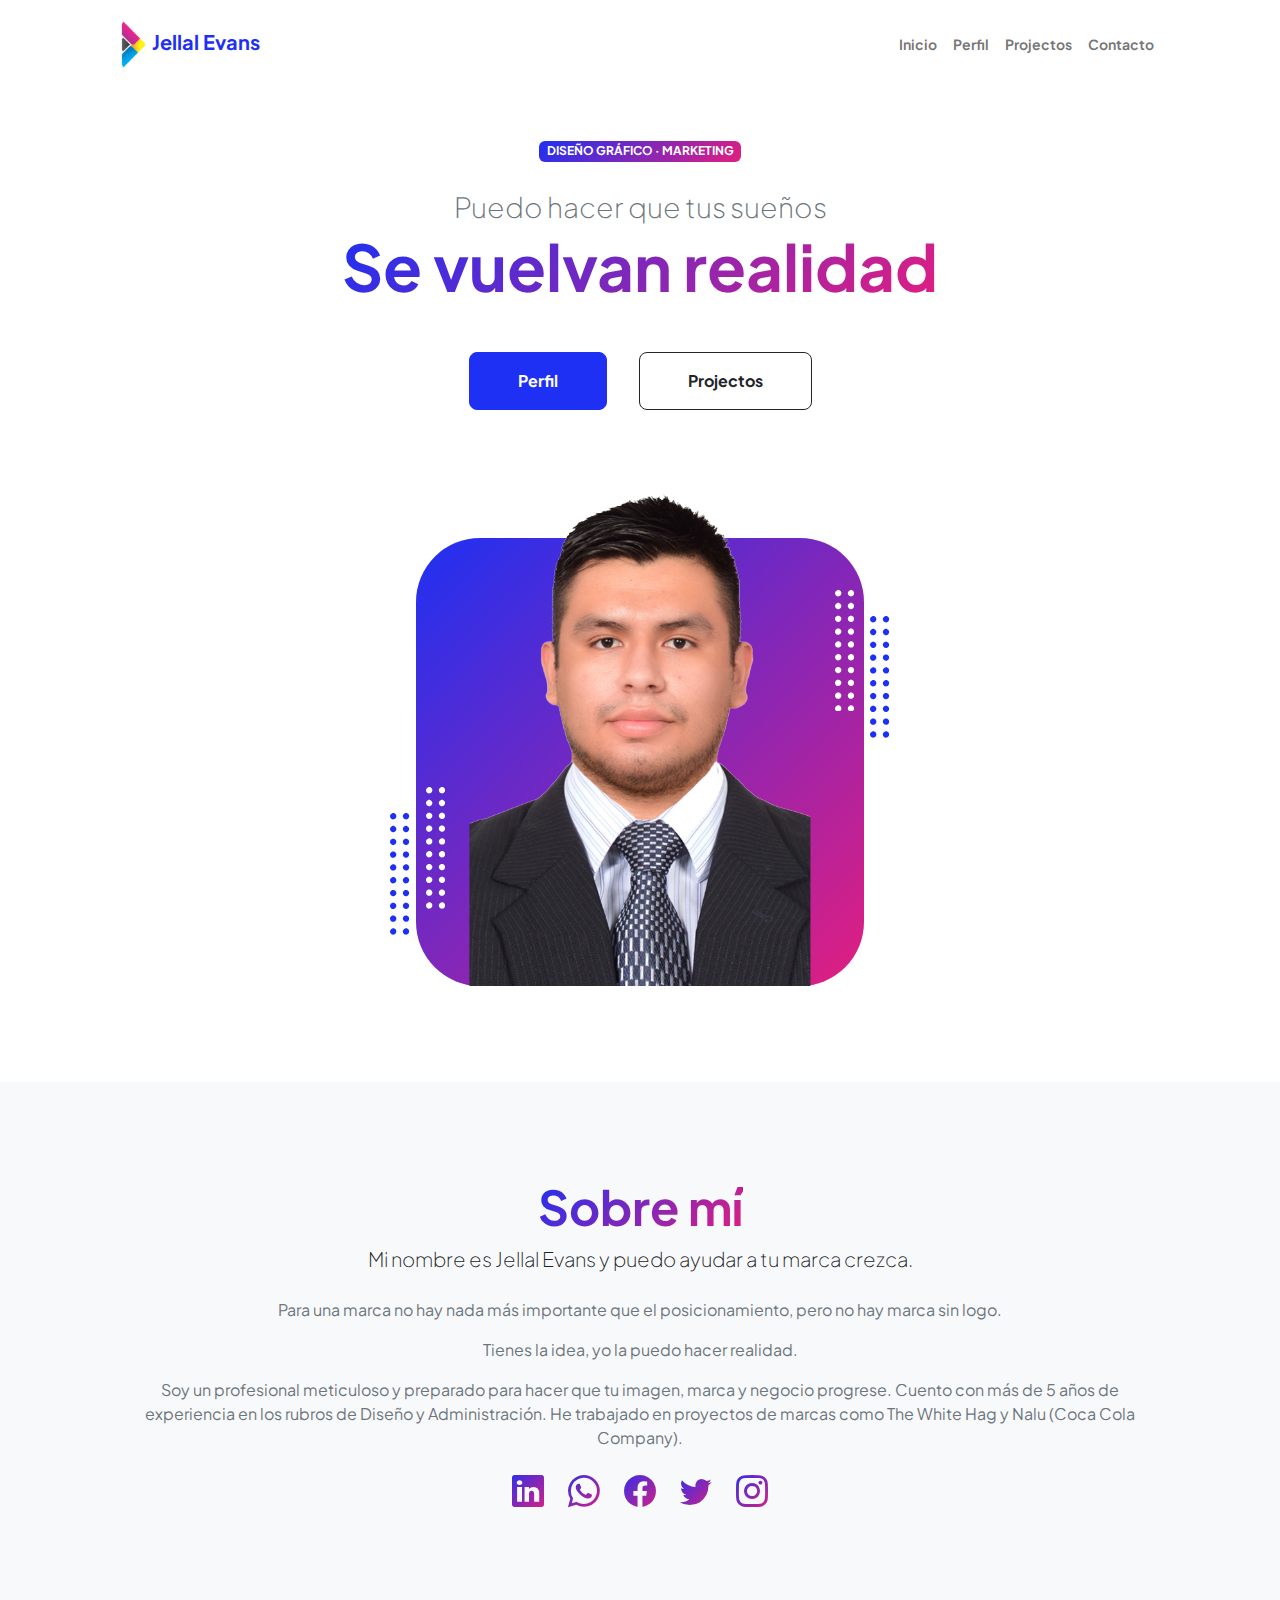
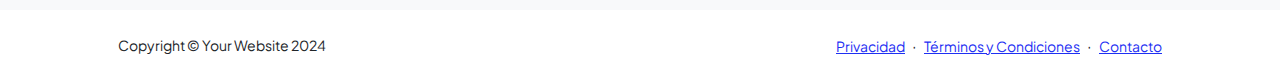
<file: index.html>
<!DOCTYPE html>
<html lang="en">
    <head>
        <meta charset="utf-8" />
        <meta name="viewport" content="width=device-width, initial-scale=1, shrink-to-fit=no" />
        <meta name="description" content="" />
        <meta name="author" content="" />
        <title>Personal - Start Bootstrap Theme</title>
        <!-- Favicon-->
        <link rel="icon" type="image/x-icon" href="assets/favicon.ico" />
        <!-- Custom Google font-->
        <link rel="preconnect" href="https://fonts.googleapis.com" />
        <link rel="preconnect" href="https://fonts.gstatic.com" crossorigin />
        <link href="https://fonts.googleapis.com/css2?family=Plus+Jakarta+Sans:wght@100;200;300;400;500;600;700;800;900&amp;display=swap" rel="stylesheet" />
        <!-- Bootstrap icons-->
        <link href="https://cdn.jsdelivr.net/npm/bootstrap-icons@1.8.1/font/bootstrap-icons.css" rel="stylesheet" />
        <!-- Core theme CSS (includes Bootstrap)-->
        <link href="css/styles.css" rel="stylesheet" />
    </head>
    <body class="d-flex flex-column h-100">
        <main class="flex-shrink-0">
            <!-- Navigation-->
            <nav class="navbar navbar-expand-lg navbar-light bg-white py-3">
                <div class="container px-5">
                    <a class="navbar-brand" href="index.html"><span class="fw-bolder text-primary">                     <img class="img-logo" src="assets/Logo.png" alt="..." />
                    Jellal Evans</span></a>
                    <button class="navbar-toggler" type="button" data-bs-toggle="collapse" data-bs-target="#navbarSupportedContent" aria-controls="navbarSupportedContent" aria-expanded="false" aria-label="Toggle navigation"><span class="navbar-toggler-icon"></span></button>
                    <div class="collapse navbar-collapse" id="navbarSupportedContent">
                        <ul class="navbar-nav ms-auto mb-2 mb-lg-0 small fw-bolder">
                            <li class="nav-item"><a class="nav-link" href="index.html">Inicio</a></li>
                            <li class="nav-item"><a class="nav-link" href="resume.html">Perfil</a></li>
                            <li class="nav-item"><a class="nav-link" href="projects.html">Projectos</a></li>
                            <li class="nav-item"><a class="nav-link" href="contact.html">Contacto</a></li>
                        </ul>
                    </div>
                </div>
            </nav>
            <!-- Header-->
            <header class="py-5">
                <div class="container px-5 pb-5">
                    <div class="row gx-5 align-items-center">
                        <div class="col-xxl-5">
                            <!-- Header text content-->
                            <div class="text-center text-xxl-start">
                                <div class="badge bg-gradient-primary-to-secondary text-white mb-4"><div class="text-uppercase">Diseño Gráfico &middot; Marketing</div></div>
                                <div class="fs-3 fw-light text-muted">Puedo hacer que tus sueños</div>
                                <h1 class="display-3 fw-bolder mb-5"><span class="text-gradient d-inline">Se vuelvan realidad</span></h1>
                                <div class="d-grid gap-3 d-sm-flex justify-content-sm-center justify-content-xxl-start mb-3">
                                    <a class="btn btn-primary btn-lg px-5 py-3 me-sm-3 fs-6 fw-bolder" href="resume.html">Perfil</a>
                                    <a class="btn btn-outline-dark btn-lg px-5 py-3 fs-6 fw-bolder" href="projects.html">Projectos</a>
                                </div>
                            </div>
                        </div>
                        <div class="col-xxl-7">
                            <!-- Header profile picture-->
                            <div class="d-flex justify-content-center mt-5 mt-xxl-0">
                                <div class="profile bg-gradient-primary-to-secondary">
                                    <!-- TIP: For best results, use a photo with a transparent background like the demo example below-->
                                    <!-- Watch a tutorial on how to do this on YouTube (link)-->
                                    <img class="profile-img" src="assets/profile.png" alt="..." />
                                    <div class="dots-1">
                                        <!-- SVG Dots-->
                                        <svg version="1.1" xmlns="http://www.w3.org/2000/svg" xmlns:xlink="http://www.w3.org/1999/xlink" x="0px" y="0px" viewBox="0 0 191.6 1215.4" style="enable-background: new 0 0 191.6 1215.4" xml:space="preserve">
                                            <g transform="translate(0.000000,1280.000000) scale(0.100000,-0.100000)">
                                                <path d="M227.7,12788.6c-105-35-200-141-222-248c-43-206,163-412,369-369c155,32,275,190,260,339c-11,105-90,213-190,262        C383.7,12801.6,289.7,12808.6,227.7,12788.6z"></path>
                                                <path d="M1507.7,12788.6c-151-50-253-216-222-362c25-119,136-230,254-255c194-41,395,142,375,339c-11,105-90,213-190,262        C1663.7,12801.6,1569.7,12808.6,1507.7,12788.6z"></path>
                                                <path d="M227.7,11508.6c-105-35-200-141-222-248c-43-206,163-412,369-369c155,32,275,190,260,339c-11,105-90,213-190,262        C383.7,11521.6,289.7,11528.6,227.7,11508.6z"></path>
                                                <path d="M1507.7,11508.6c-151-50-253-216-222-362c25-119,136-230,254-255c194-41,395,142,375,339c-11,105-90,213-190,262        C1663.7,11521.6,1569.7,11528.6,1507.7,11508.6z"></path>
                                                <path d="M227.7,10228.6c-105-35-200-141-222-248c-43-206,163-412,369-369c155,32,275,190,260,339c-11,105-90,213-190,262        C383.7,10241.6,289.7,10248.6,227.7,10228.6z"></path>
                                                <path d="M1507.7,10228.6c-105-35-200-141-222-248c-43-206,163-412,369-369c155,32,275,190,260,339c-11,105-90,213-190,262        C1663.7,10241.6,1569.7,10248.6,1507.7,10228.6z"></path>
                                                <path d="M227.7,8948.6c-105-35-200-141-222-248c-43-206,163-412,369-369c155,32,275,190,260,339c-11,105-90,213-190,262        C383.7,8961.6,289.7,8968.6,227.7,8948.6z"></path>
                                                <path d="M1507.7,8948.6c-105-35-200-141-222-248c-43-206,163-412,369-369c155,32,275,190,260,339c-11,105-90,213-190,262        C1663.7,8961.6,1569.7,8968.6,1507.7,8948.6z"></path>
                                                <path d="M227.7,7668.6c-105-35-200-141-222-248c-43-206,163-412,369-369c155,32,275,190,260,339c-11,105-90,213-190,262        C383.7,7681.6,289.7,7688.6,227.7,7668.6z"></path>
                                                <path d="M1507.7,7668.6c-105-35-200-141-222-248c-43-206,163-412,369-369c155,32,275,190,260,339c-11,105-90,213-190,262        C1663.7,7681.6,1569.7,7688.6,1507.7,7668.6z"></path>
                                                <path d="M227.7,6388.6c-105-35-200-141-222-248c-43-206,163-412,369-369c155,32,275,190,260,339c-11,105-90,213-190,262        C383.7,6401.6,289.7,6408.6,227.7,6388.6z"></path>
                                                <path d="M1507.7,6388.6c-105-35-200-141-222-248c-43-206,163-412,369-369c155,32,275,190,260,339c-11,105-90,213-190,262        C1663.7,6401.6,1569.7,6408.6,1507.7,6388.6z"></path>
                                                <path d="M227.7,5108.6c-105-35-200-141-222-248c-43-206,163-412,369-369c155,32,275,190,260,339c-11,105-90,213-190,262        C383.7,5121.6,289.7,5128.6,227.7,5108.6z"></path>
                                                <path d="M1507.7,5108.6c-105-35-200-141-222-248c-43-206,163-412,369-369c155,32,275,190,260,339c-11,105-90,213-190,262        C1663.7,5121.6,1569.7,5128.6,1507.7,5108.6z"></path>
                                                <path d="M227.7,3828.6c-105-35-200-141-222-248c-43-206,163-412,369-369c155,32,275,190,260,339c-11,105-90,213-190,262        C383.7,3841.6,289.7,3848.6,227.7,3828.6z"></path>
                                                <path d="M1507.7,3828.6c-105-35-200-141-222-248c-43-206,163-412,369-369c155,32,275,190,260,339c-11,105-90,213-190,262        C1663.7,3841.6,1569.7,3848.6,1507.7,3828.6z"></path>
                                                <path d="M227.7,2548.6c-105-35-200-141-222-248c-43-206,163-412,369-369c155,32,275,190,260,339c-11,105-90,213-190,262        C383.7,2561.6,289.7,2568.6,227.7,2548.6z"></path>
                                                <path d="M1507.7,2548.6c-105-35-200-141-222-248c-43-206,163-412,369-369c155,32,275,190,260,339c-11,105-90,213-190,262        C1663.7,2561.6,1569.7,2568.6,1507.7,2548.6z"></path>
                                                <path d="M227.7,1268.6c-105-35-200-141-222-248c-43-206,163-412,369-369c155,32,275,190,260,339c-11,105-90,213-190,262        C383.7,1281.6,289.7,1288.6,227.7,1268.6z"></path>
                                                <path d="M1507.7,1268.6c-105-35-200-141-222-248c-43-206,163-412,369-369c155,32,275,190,260,339c-11,105-90,213-190,262        C1663.7,1281.6,1569.7,1288.6,1507.7,1268.6z"></path>
                                            </g>
                                        </svg>
                                        <!-- END of SVG dots-->
                                    </div>
                                    <div class="dots-2">
                                        <!-- SVG Dots-->
                                        <svg version="1.1" xmlns="http://www.w3.org/2000/svg" xmlns:xlink="http://www.w3.org/1999/xlink" x="0px" y="0px" viewBox="0 0 191.6 1215.4" style="enable-background: new 0 0 191.6 1215.4" xml:space="preserve">
                                            <g transform="translate(0.000000,1280.000000) scale(0.100000,-0.100000)">
                                                <path d="M227.7,12788.6c-105-35-200-141-222-248c-43-206,163-412,369-369c155,32,275,190,260,339c-11,105-90,213-190,262        C383.7,12801.6,289.7,12808.6,227.7,12788.6z"></path>
                                                <path d="M1507.7,12788.6c-151-50-253-216-222-362c25-119,136-230,254-255c194-41,395,142,375,339c-11,105-90,213-190,262        C1663.7,12801.6,1569.7,12808.6,1507.7,12788.6z"></path>
                                                <path d="M227.7,11508.6c-105-35-200-141-222-248c-43-206,163-412,369-369c155,32,275,190,260,339c-11,105-90,213-190,262        C383.7,11521.6,289.7,11528.6,227.7,11508.6z"></path>
                                                <path d="M1507.7,11508.6c-151-50-253-216-222-362c25-119,136-230,254-255c194-41,395,142,375,339c-11,105-90,213-190,262        C1663.7,11521.6,1569.7,11528.6,1507.7,11508.6z"></path>
                                                <path d="M227.7,10228.6c-105-35-200-141-222-248c-43-206,163-412,369-369c155,32,275,190,260,339c-11,105-90,213-190,262        C383.7,10241.6,289.7,10248.6,227.7,10228.6z"></path>
                                                <path d="M1507.7,10228.6c-105-35-200-141-222-248c-43-206,163-412,369-369c155,32,275,190,260,339c-11,105-90,213-190,262        C1663.7,10241.6,1569.7,10248.6,1507.7,10228.6z"></path>
                                                <path d="M227.7,8948.6c-105-35-200-141-222-248c-43-206,163-412,369-369c155,32,275,190,260,339c-11,105-90,213-190,262        C383.7,8961.6,289.7,8968.6,227.7,8948.6z"></path>
                                                <path d="M1507.7,8948.6c-105-35-200-141-222-248c-43-206,163-412,369-369c155,32,275,190,260,339c-11,105-90,213-190,262        C1663.7,8961.6,1569.7,8968.6,1507.7,8948.6z"></path>
                                                <path d="M227.7,7668.6c-105-35-200-141-222-248c-43-206,163-412,369-369c155,32,275,190,260,339c-11,105-90,213-190,262        C383.7,7681.6,289.7,7688.6,227.7,7668.6z"></path>
                                                <path d="M1507.7,7668.6c-105-35-200-141-222-248c-43-206,163-412,369-369c155,32,275,190,260,339c-11,105-90,213-190,262        C1663.7,7681.6,1569.7,7688.6,1507.7,7668.6z"></path>
                                                <path d="M227.7,6388.6c-105-35-200-141-222-248c-43-206,163-412,369-369c155,32,275,190,260,339c-11,105-90,213-190,262        C383.7,6401.6,289.7,6408.6,227.7,6388.6z"></path>
                                                <path d="M1507.7,6388.6c-105-35-200-141-222-248c-43-206,163-412,369-369c155,32,275,190,260,339c-11,105-90,213-190,262        C1663.7,6401.6,1569.7,6408.6,1507.7,6388.6z"></path>
                                                <path d="M227.7,5108.6c-105-35-200-141-222-248c-43-206,163-412,369-369c155,32,275,190,260,339c-11,105-90,213-190,262        C383.7,5121.6,289.7,5128.6,227.7,5108.6z"></path>
                                                <path d="M1507.7,5108.6c-105-35-200-141-222-248c-43-206,163-412,369-369c155,32,275,190,260,339c-11,105-90,213-190,262        C1663.7,5121.6,1569.7,5128.6,1507.7,5108.6z"></path>
                                                <path d="M227.7,3828.6c-105-35-200-141-222-248c-43-206,163-412,369-369c155,32,275,190,260,339c-11,105-90,213-190,262        C383.7,3841.6,289.7,3848.6,227.7,3828.6z"></path>
                                                <path d="M1507.7,3828.6c-105-35-200-141-222-248c-43-206,163-412,369-369c155,32,275,190,260,339c-11,105-90,213-190,262        C1663.7,3841.6,1569.7,3848.6,1507.7,3828.6z"></path>
                                                <path d="M227.7,2548.6c-105-35-200-141-222-248c-43-206,163-412,369-369c155,32,275,190,260,339c-11,105-90,213-190,262        C383.7,2561.6,289.7,2568.6,227.7,2548.6z"></path>
                                                <path d="M1507.7,2548.6c-105-35-200-141-222-248c-43-206,163-412,369-369c155,32,275,190,260,339c-11,105-90,213-190,262        C1663.7,2561.6,1569.7,2568.6,1507.7,2548.6z"></path>
                                                <path d="M227.7,1268.6c-105-35-200-141-222-248c-43-206,163-412,369-369c155,32,275,190,260,339c-11,105-90,213-190,262        C383.7,1281.6,289.7,1288.6,227.7,1268.6z"></path>
                                                <path d="M1507.7,1268.6c-105-35-200-141-222-248c-43-206,163-412,369-369c155,32,275,190,260,339c-11,105-90,213-190,262        C1663.7,1281.6,1569.7,1288.6,1507.7,1268.6z"></path>
                                            </g>
                                        </svg>
                                        <!-- END of SVG dots-->
                                    </div>
                                    <div class="dots-3">
                                        <!-- SVG Dots-->
                                        <svg version="1.1" xmlns="http://www.w3.org/2000/svg" xmlns:xlink="http://www.w3.org/1999/xlink" x="0px" y="0px" viewBox="0 0 191.6 1215.4" style="enable-background: new 0 0 191.6 1215.4" xml:space="preserve">
                                            <g transform="translate(0.000000,1280.000000) scale(0.100000,-0.100000)">
                                                <path d="M227.7,12788.6c-105-35-200-141-222-248c-43-206,163-412,369-369c155,32,275,190,260,339c-11,105-90,213-190,262        C383.7,12801.6,289.7,12808.6,227.7,12788.6z"></path>
                                                <path d="M1507.7,12788.6c-151-50-253-216-222-362c25-119,136-230,254-255c194-41,395,142,375,339c-11,105-90,213-190,262        C1663.7,12801.6,1569.7,12808.6,1507.7,12788.6z"></path>
                                                <path d="M227.7,11508.6c-105-35-200-141-222-248c-43-206,163-412,369-369c155,32,275,190,260,339c-11,105-90,213-190,262        C383.7,11521.6,289.7,11528.6,227.7,11508.6z"></path>
                                                <path d="M1507.7,11508.6c-151-50-253-216-222-362c25-119,136-230,254-255c194-41,395,142,375,339c-11,105-90,213-190,262        C1663.7,11521.6,1569.7,11528.6,1507.7,11508.6z"></path>
                                                <path d="M227.7,10228.6c-105-35-200-141-222-248c-43-206,163-412,369-369c155,32,275,190,260,339c-11,105-90,213-190,262        C383.7,10241.6,289.7,10248.6,227.7,10228.6z"></path>
                                                <path d="M1507.7,10228.6c-105-35-200-141-222-248c-43-206,163-412,369-369c155,32,275,190,260,339c-11,105-90,213-190,262        C1663.7,10241.6,1569.7,10248.6,1507.7,10228.6z"></path>
                                                <path d="M227.7,8948.6c-105-35-200-141-222-248c-43-206,163-412,369-369c155,32,275,190,260,339c-11,105-90,213-190,262        C383.7,8961.6,289.7,8968.6,227.7,8948.6z"></path>
                                                <path d="M1507.7,8948.6c-105-35-200-141-222-248c-43-206,163-412,369-369c155,32,275,190,260,339c-11,105-90,213-190,262        C1663.7,8961.6,1569.7,8968.6,1507.7,8948.6z"></path>
                                                <path d="M227.7,7668.6c-105-35-200-141-222-248c-43-206,163-412,369-369c155,32,275,190,260,339c-11,105-90,213-190,262        C383.7,7681.6,289.7,7688.6,227.7,7668.6z"></path>
                                                <path d="M1507.7,7668.6c-105-35-200-141-222-248c-43-206,163-412,369-369c155,32,275,190,260,339c-11,105-90,213-190,262        C1663.7,7681.6,1569.7,7688.6,1507.7,7668.6z"></path>
                                                <path d="M227.7,6388.6c-105-35-200-141-222-248c-43-206,163-412,369-369c155,32,275,190,260,339c-11,105-90,213-190,262        C383.7,6401.6,289.7,6408.6,227.7,6388.6z"></path>
                                                <path d="M1507.7,6388.6c-105-35-200-141-222-248c-43-206,163-412,369-369c155,32,275,190,260,339c-11,105-90,213-190,262        C1663.7,6401.6,1569.7,6408.6,1507.7,6388.6z"></path>
                                                <path d="M227.7,5108.6c-105-35-200-141-222-248c-43-206,163-412,369-369c155,32,275,190,260,339c-11,105-90,213-190,262        C383.7,5121.6,289.7,5128.6,227.7,5108.6z"></path>
                                                <path d="M1507.7,5108.6c-105-35-200-141-222-248c-43-206,163-412,369-369c155,32,275,190,260,339c-11,105-90,213-190,262        C1663.7,5121.6,1569.7,5128.6,1507.7,5108.6z"></path>
                                                <path d="M227.7,3828.6c-105-35-200-141-222-248c-43-206,163-412,369-369c155,32,275,190,260,339c-11,105-90,213-190,262        C383.7,3841.6,289.7,3848.6,227.7,3828.6z"></path>
                                                <path d="M1507.7,3828.6c-105-35-200-141-222-248c-43-206,163-412,369-369c155,32,275,190,260,339c-11,105-90,213-190,262        C1663.7,3841.6,1569.7,3848.6,1507.7,3828.6z"></path>
                                                <path d="M227.7,2548.6c-105-35-200-141-222-248c-43-206,163-412,369-369c155,32,275,190,260,339c-11,105-90,213-190,262        C383.7,2561.6,289.7,2568.6,227.7,2548.6z"></path>
                                                <path d="M1507.7,2548.6c-105-35-200-141-222-248c-43-206,163-412,369-369c155,32,275,190,260,339c-11,105-90,213-190,262        C1663.7,2561.6,1569.7,2568.6,1507.7,2548.6z"></path>
                                                <path d="M227.7,1268.6c-105-35-200-141-222-248c-43-206,163-412,369-369c155,32,275,190,260,339c-11,105-90,213-190,262        C383.7,1281.6,289.7,1288.6,227.7,1268.6z"></path>
                                                <path d="M1507.7,1268.6c-105-35-200-141-222-248c-43-206,163-412,369-369c155,32,275,190,260,339c-11,105-90,213-190,262        C1663.7,1281.6,1569.7,1288.6,1507.7,1268.6z"></path>
                                            </g>
                                        </svg>
                                        <!-- END of SVG dots-->
                                    </div>
                                    <div class="dots-4">
                                        <!-- SVG Dots-->
                                        <svg version="1.1" xmlns="http://www.w3.org/2000/svg" xmlns:xlink="http://www.w3.org/1999/xlink" x="0px" y="0px" viewBox="0 0 191.6 1215.4" style="enable-background: new 0 0 191.6 1215.4" xml:space="preserve">
                                            <g transform="translate(0.000000,1280.000000) scale(0.100000,-0.100000)">
                                                <path d="M227.7,12788.6c-105-35-200-141-222-248c-43-206,163-412,369-369c155,32,275,190,260,339c-11,105-90,213-190,262        C383.7,12801.6,289.7,12808.6,227.7,12788.6z"></path>
                                                <path d="M1507.7,12788.6c-151-50-253-216-222-362c25-119,136-230,254-255c194-41,395,142,375,339c-11,105-90,213-190,262        C1663.7,12801.6,1569.7,12808.6,1507.7,12788.6z"></path>
                                                <path d="M227.7,11508.6c-105-35-200-141-222-248c-43-206,163-412,369-369c155,32,275,190,260,339c-11,105-90,213-190,262        C383.7,11521.6,289.7,11528.6,227.7,11508.6z"></path>
                                                <path d="M1507.7,11508.6c-151-50-253-216-222-362c25-119,136-230,254-255c194-41,395,142,375,339c-11,105-90,213-190,262        C1663.7,11521.6,1569.7,11528.6,1507.7,11508.6z"></path>
                                                <path d="M227.7,10228.6c-105-35-200-141-222-248c-43-206,163-412,369-369c155,32,275,190,260,339c-11,105-90,213-190,262        C383.7,10241.6,289.7,10248.6,227.7,10228.6z"></path>
                                                <path d="M1507.7,10228.6c-105-35-200-141-222-248c-43-206,163-412,369-369c155,32,275,190,260,339c-11,105-90,213-190,262        C1663.7,10241.6,1569.7,10248.6,1507.7,10228.6z"></path>
                                                <path d="M227.7,8948.6c-105-35-200-141-222-248c-43-206,163-412,369-369c155,32,275,190,260,339c-11,105-90,213-190,262        C383.7,8961.6,289.7,8968.6,227.7,8948.6z"></path>
                                                <path d="M1507.7,8948.6c-105-35-200-141-222-248c-43-206,163-412,369-369c155,32,275,190,260,339c-11,105-90,213-190,262        C1663.7,8961.6,1569.7,8968.6,1507.7,8948.6z"></path>
                                                <path d="M227.7,7668.6c-105-35-200-141-222-248c-43-206,163-412,369-369c155,32,275,190,260,339c-11,105-90,213-190,262        C383.7,7681.6,289.7,7688.6,227.7,7668.6z"></path>
                                                <path d="M1507.7,7668.6c-105-35-200-141-222-248c-43-206,163-412,369-369c155,32,275,190,260,339c-11,105-90,213-190,262        C1663.7,7681.6,1569.7,7688.6,1507.7,7668.6z"></path>
                                                <path d="M227.7,6388.6c-105-35-200-141-222-248c-43-206,163-412,369-369c155,32,275,190,260,339c-11,105-90,213-190,262        C383.7,6401.6,289.7,6408.6,227.7,6388.6z"></path>
                                                <path d="M1507.7,6388.6c-105-35-200-141-222-248c-43-206,163-412,369-369c155,32,275,190,260,339c-11,105-90,213-190,262        C1663.7,6401.6,1569.7,6408.6,1507.7,6388.6z"></path>
                                                <path d="M227.7,5108.6c-105-35-200-141-222-248c-43-206,163-412,369-369c155,32,275,190,260,339c-11,105-90,213-190,262        C383.7,5121.6,289.7,5128.6,227.7,5108.6z"></path>
                                                <path d="M1507.7,5108.6c-105-35-200-141-222-248c-43-206,163-412,369-369c155,32,275,190,260,339c-11,105-90,213-190,262        C1663.7,5121.6,1569.7,5128.6,1507.7,5108.6z"></path>
                                                <path d="M227.7,3828.6c-105-35-200-141-222-248c-43-206,163-412,369-369c155,32,275,190,260,339c-11,105-90,213-190,262        C383.7,3841.6,289.7,3848.6,227.7,3828.6z"></path>
                                                <path d="M1507.7,3828.6c-105-35-200-141-222-248c-43-206,163-412,369-369c155,32,275,190,260,339c-11,105-90,213-190,262        C1663.7,3841.6,1569.7,3848.6,1507.7,3828.6z"></path>
                                                <path d="M227.7,2548.6c-105-35-200-141-222-248c-43-206,163-412,369-369c155,32,275,190,260,339c-11,105-90,213-190,262        C383.7,2561.6,289.7,2568.6,227.7,2548.6z"></path>
                                                <path d="M1507.7,2548.6c-105-35-200-141-222-248c-43-206,163-412,369-369c155,32,275,190,260,339c-11,105-90,213-190,262        C1663.7,2561.6,1569.7,2568.6,1507.7,2548.6z"></path>
                                                <path d="M227.7,1268.6c-105-35-200-141-222-248c-43-206,163-412,369-369c155,32,275,190,260,339c-11,105-90,213-190,262        C383.7,1281.6,289.7,1288.6,227.7,1268.6z"></path>
                                                <path d="M1507.7,1268.6c-105-35-200-141-222-248c-43-206,163-412,369-369c155,32,275,190,260,339c-11,105-90,213-190,262        C1663.7,1281.6,1569.7,1288.6,1507.7,1268.6z"></path>
                                            </g>
                                        </svg>
                                        <!-- END of SVG dots-->
                                    </div>
                                </div>
                            </div>
                        </div>
                    </div>
                </div>
            </header>
            <!-- About Section-->
            <section class="bg-light py-5">
                <div class="container px-5">
                    <div class="row gx-5 justify-content-center">
                        <div class="col-xxl-8">
                            <div class="text-center my-5">
                                <h2 class="display-5 fw-bolder"><span class="text-gradient d-inline">Sobre mí</span></h2>
                                <p class="lead fw-light mb-4">Mi nombre es Jellal Evans y puedo ayudar a tu marca crezca.</p>
                                <p class="text-muted">Para una marca no hay nada más importante que el posicionamiento, pero no hay marca sin logo.
                                </p>
                                <p class="text-muted">Tienes la idea, yo la puedo hacer realidad.
                                </p>
                                <p class="text-muted">Soy un profesional meticuloso y preparado para hacer que tu imagen, marca y negocio progrese.
                                Cuento con más de 5 años de experiencia en los rubros de Diseño y Administración.
                                He trabajado en proyectos de marcas como The White Hag y Nalu (Coca Cola Company).
                                </p>
                                </p>
                                <div class="d-flex justify-content-center fs-2 gap-4">
                                    <a class="text-gradient" href="https://www.linkedin.com/in/victor-enrique-fernández-mejía-0a515a2aa/"><i class="bi bi-linkedin"></i></a>
                                    <a class="text-gradient" href="https://wa.link/vtg71b"><i class="bi bi-whatsapp"></i></a>
                                    <a class="text-gradient" href="https://www.facebook.com/profile.php?id=61554258405306"><i class="bi bi-facebook"></i></a>
                                    <a class="text-gradient" href="https://twitter.com/jellalevans07"><i class="bi bi-twitter"></i></a>
                                    <a class="text-gradient" href="https://www.instagram.com/jellalevans07/"><i class="bi bi-instagram"></i></a>
                                </div>
                            </div>
                        </div>
                    </div>
                </div>
            </section>
        </main>
        <!-- Footer-->
        <footer class="bg-white py-4 mt-auto">
            <div class="container px-5">
                <div class="row align-items-center justify-content-between flex-column flex-sm-row">
                    <div class="col-auto"><div class="small m-0">Copyright &copy; Your Website 2024</div></div>
                    <div class="col-auto">
                        <a class="small" href="Privacy.html">Privacidad</a>
                        <span class="mx-1">&middot;</span>
                        <a class="small" href="Terms.html">Términos y Condiciones</a>
                        <span class="mx-1">&middot;</span>
                        <a class="small" href="contact.html">Contacto</a>
                    </div>
                </div>
            </div>
        </footer>
        <!-- Bootstrap core JS-->
        <script src="https://cdn.jsdelivr.net/npm/bootstrap@5.2.3/dist/js/bootstrap.bundle.min.js"></script>
        <!-- Core theme JS-->
        <script src="js/scripts.js"></script>
    </body>
</html>
</file>
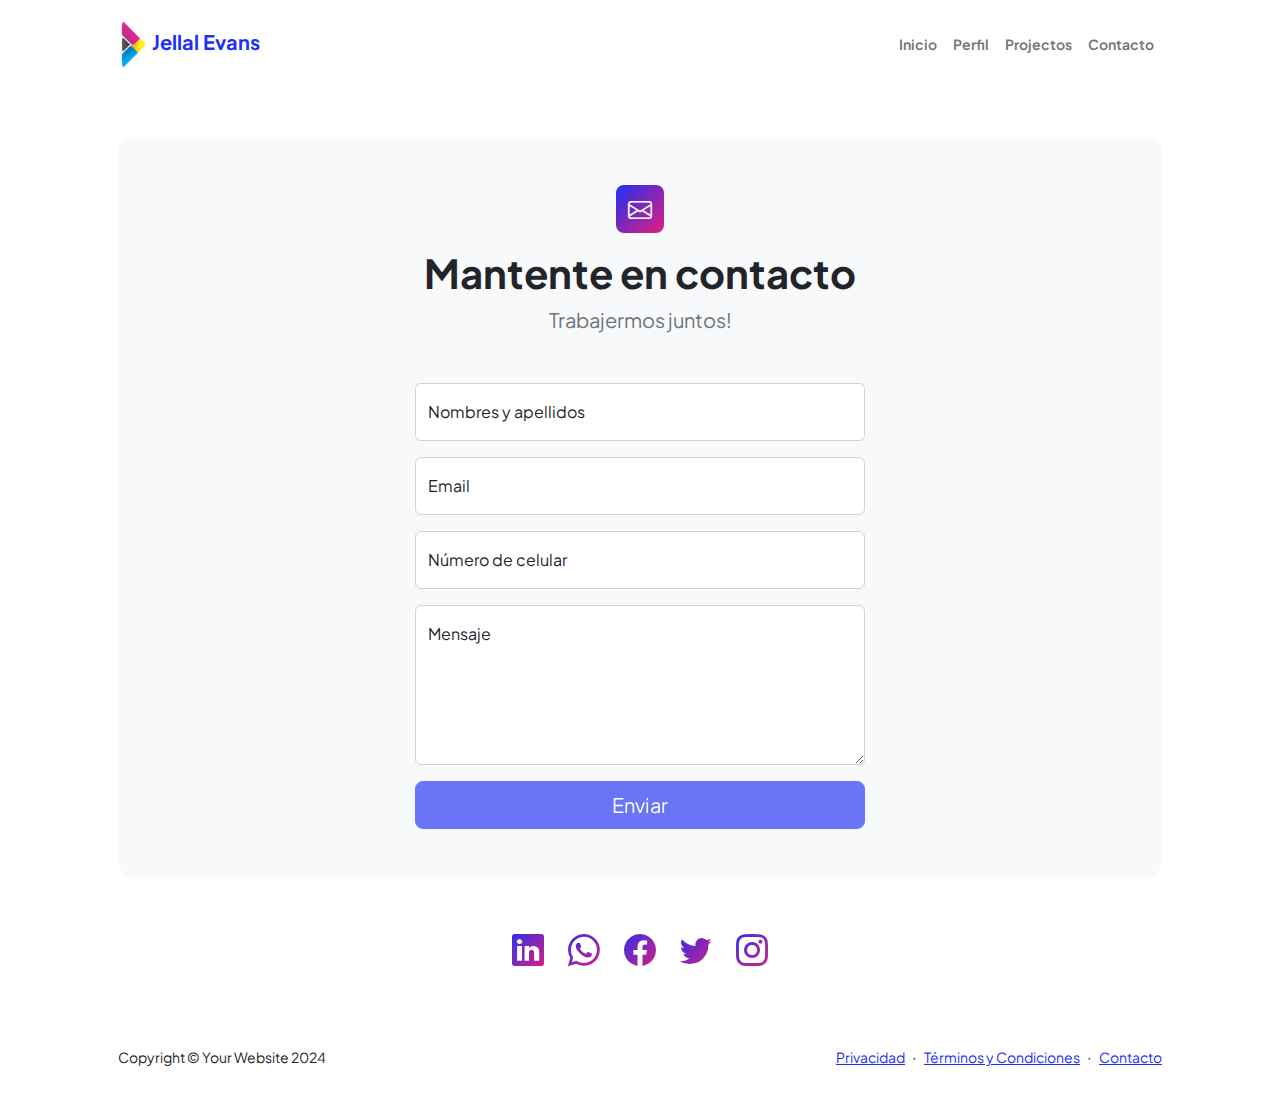
<file: contact.html>
<!DOCTYPE html>
<html lang="en">
    <head>
        <meta charset="utf-8" />
        <meta name="viewport" content="width=device-width, initial-scale=1, shrink-to-fit=no" />
        <meta name="description" content />
        <meta name="author" content />
        <title>Modern Business - Start Bootstrap Template</title>
        <!-- Favicon-->
        <link rel="icon" type="image/x-icon" href="assets/favicon.ico" />
        <!-- Custom Google font-->
        <link rel="preconnect" href="https://fonts.googleapis.com" />
        <link rel="preconnect" href="https://fonts.gstatic.com" crossorigin />
        <link href="https://fonts.googleapis.com/css2?family=Plus+Jakarta+Sans:wght@100;200;300;400;500;600;700;800;900&amp;display=swap" rel="stylesheet" />
        <!-- Bootstrap icons-->
        <link href="https://cdn.jsdelivr.net/npm/bootstrap-icons@1.8.1/font/bootstrap-icons.css" rel="stylesheet" />
        <!-- Core theme CSS (includes Bootstrap)-->
        <link href="css/styles.css" rel="stylesheet" />
    </head>
    <body class="d-flex flex-column">
        <main class="flex-shrink-0">
            <!-- Navigation-->
            <nav class="navbar navbar-expand-lg navbar-light bg-white py-3">
                <div class="container px-5">
                    <a class="navbar-brand" href="index.html"><span class="fw-bolder text-primary">
                    <img class="img-logo" src="assets/Logo.png" alt="..." />
                    Jellal Evans</span></a>
                    <button class="navbar-toggler" type="button" data-bs-toggle="collapse" data-bs-target="#navbarSupportedContent" aria-controls="navbarSupportedContent" aria-expanded="false" aria-label="Toggle navigation"><span class="navbar-toggler-icon"></span></button>
                    <div class="collapse navbar-collapse" id="navbarSupportedContent">
                        <ul class="navbar-nav ms-auto mb-2 mb-lg-0 small fw-bolder">
                            <li class="nav-item"><a class="nav-link" href="index.html">Inicio</a></li>
                            <li class="nav-item"><a class="nav-link" href="resume.html">Perfil</a></li>
                            <li class="nav-item"><a class="nav-link" href="projects.html">Projectos</a></li>
                            <li class="nav-item"><a class="nav-link" href="contact.html">Contacto</a></li>
                        </ul>
                    </div>
                </div>
            </nav>
            <!-- Page content-->
            <section class="py-5">
                <div class="container px-5">
                    <!-- Contact form-->
                    <div class="bg-light rounded-4 py-5 px-4 px-md-5">
                        <div class="text-center mb-5">
                            <div class="feature bg-primary bg-gradient-primary-to-secondary text-white rounded-3 mb-3"><i class="bi bi-envelope"></i></div>
                            <h1 class="fw-bolder">Mantente en contacto</h1>
                            <p class="lead fw-normal text-muted mb-0">Trabajermos juntos!</p>
                        </div>
                        <div class="row gx-5 justify-content-center">
                            <div class="col-lg-8 col-xl-6">
                                <!-- * * * * * * * * * * * * * * *-->
                                <!-- * * SB Forms Contact Form * *-->
                                <!-- * * * * * * * * * * * * * * *-->
                                <!-- This form is pre-integrated with SB Forms.-->
                                <!-- To make this form functional, sign up at-->
                                <!-- https://startbootstrap.com/solution/contact-forms-->
                                <!-- to get an API token!-->
                                <form id="contactForm" data-sb-form-api-token="API_TOKEN">
                                    <!-- Name input-->
                                    <div class="form-floating mb-3">
                                        <input class="form-control" id="name" type="text" placeholder="Enter your name..." data-sb-validations="required" />
                                        <label for="name">Nombres y apellidos</label>
                                        <div class="invalid-feedback" data-sb-feedback="name:required">Nombres y apellidos requeridos.</div>
                                    </div>
                                    <!-- Email address input-->
                                    <div class="form-floating mb-3">
                                        <input class="form-control" id="email" type="email" placeholder="name@example.com" data-sb-validations="required,email" />
                                        <label for="email">Email</label>
                                        <div class="invalid-feedback" data-sb-feedback="email:required">Email requerido.</div>
                                        <div class="invalid-feedback" data-sb-feedback="email:email">Email inválido.</div>
                                    </div>
                                    <!-- Phone number input-->
                                    <div class="form-floating mb-3">
                                        <input class="form-control" id="phone" type="tel" placeholder="(123) 456-7890" data-sb-validations="required" />
                                        <label for="phone">Número de celular</label>
                                        <div class="invalid-feedback" data-sb-feedback="phone:required">Número de celular requerido.</div>
                                    </div>
                                    <!-- Message input-->
                                    <div class="form-floating mb-3">
                                        <textarea class="form-control" id="message" type="text" placeholder="Enter your message here..." style="height: 10rem" data-sb-validations="required"></textarea>
                                        <label for="message">Mensaje</label>
                                        <div class="invalid-feedback" data-sb-feedback="message:required">Mensaje requerido.</div>
                                    </div>
                                    <!-- Submit success message-->
                                    <!---->
                                    <!-- This is what your users will see when the form-->
                                    <!-- has successfully submitted-->
                                    <div class="d-none" id="submitSuccessMessage">
                                        <div class="text-center mb-3">
                                            <div class="fw-bolder">Formulario enviado exitosamente!</div>
                                        </div>
                                    </div>
                                    <!-- Submit error message-->
                                    <!---->
                                    <!-- This is what your users will see when there is-->
                                    <!-- an error submitting the form-->
                                    <div class="d-none" id="submitErrorMessage"><div class="text-center text-danger mb-3">Error al enviar mensaje!</div></div>
                                    <!-- Submit Button-->
                                    <div class="d-grid"><button class="btn btn-primary btn-lg disabled" id="submitButton" type="submit">Enviar</button></div>
                                </far>
                            </div>
                        </div>
                    </div>
                </div>
                <div>
                    <br></br>
                </div>
                <div class="d-flex justify-content-center fs-2 gap-4">
                    <a class="text-gradient" href="https://www.linkedin.com/in/victor-enrique-fernández-mejía-0a515a2aa/"><i class="bi bi-linkedin"></i></a>
                    <a class="text-gradient" href="https://wa.link/vtg71b"><i class="bi bi-whatsapp"></i></a>
                    <a class="text-gradient" href="https://www.facebook.com/profile.php?id=61554258405306"><i class="bi bi-facebook"></i></a>
                    <a class="text-gradient" href="https://twitter.com/jellalevans07"><i class="bi bi-twitter"></i></a>
                    <a class="text-gradient" href="https://www.instagram.com/jellalevans07/"><i class="bi bi-instagram"></i></a>
                </div>
            </section>
        </main>
        <!-- Footer-->
        <footer class="bg-white py-4 mt-auto">
            <div class="container px-5">
                <div class="row align-items-center justify-content-between flex-column flex-sm-row">
                    <div class="col-auto"><div class="small m-0">Copyright &copy; Your Website 2024</div></div>
                    <div class="col-auto">
                        <a class="small" href="Privacy.html">Privacidad</a>
                        <span class="mx-1">&middot;</span>
                        <a class="small" href="Terms.html">Términos y Condiciones</a>
                        <span class="mx-1">&middot;</span>
                        <a class="small" href="contact.html">Contacto</a>
                    </div>
                </div>
            </div>
        </footer>
        <!-- Bootstrap core JS-->
        <script src="https://cdn.jsdelivr.net/npm/bootstrap@5.2.3/dist/js/bootstrap.bundle.min.js"></script>
        <!-- Core theme JS-->
        <script src="js/scripts.js"></script>
        <!-- * * * * * * * * * * * * * * * * * * * * * * * * * * * * * * * * * * * * * * * *-->
        <!-- * *                               SB Forms JS                               * *-->
        <!-- * * Activate your form at https://startbootstrap.com/solution/contact-forms * *-->
        <!-- * * * * * * * * * * * * * * * * * * * * * * * * * * * * * * * * * * * * * * * *-->
        <script src="https://cdn.startbootstrap.com/sb-forms-latest.js"></script>
    </body>
</html>
</file>
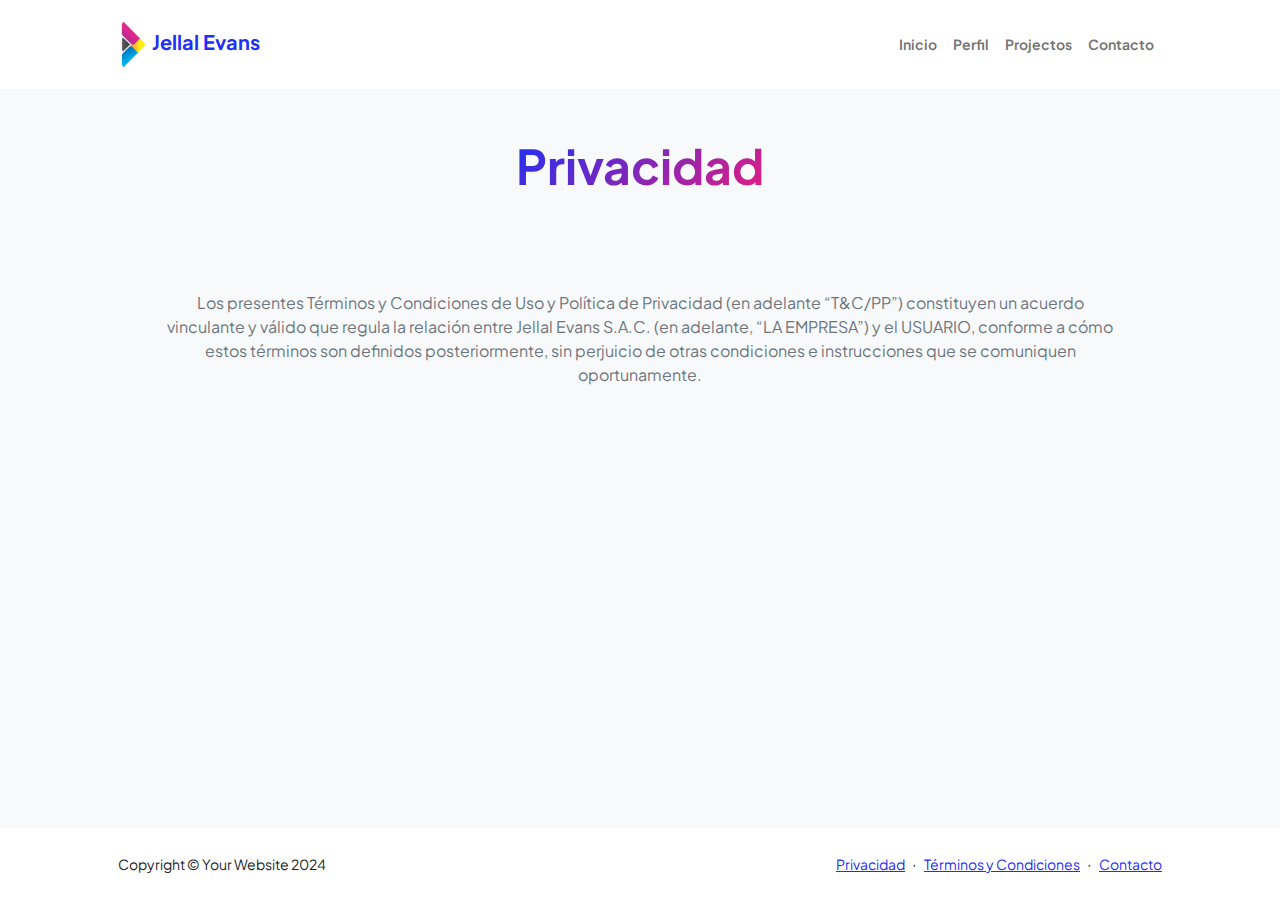
<file: Privacy.html>
<!DOCTYPE html>
<html lang="en">
    <head>
        <meta charset="utf-8" />
        <meta name="viewport" content="width=device-width, initial-scale=1, shrink-to-fit=no" />
        <meta name="description" content="" />
        <meta name="author" content="" />
        <title>Personal - Start Bootstrap Template</title>
        <!-- Favicon-->
        <link rel="icon" type="image/x-icon" href="assets/favicon.ico" />
        <!-- Custom Google font-->
        <link rel="preconnect" href="https://fonts.googleapis.com" />
        <link rel="preconnect" href="https://fonts.gstatic.com" crossorigin />
        <link href="https://fonts.googleapis.com/css2?family=Plus+Jakarta+Sans:wght@100;200;300;400;500;600;700;800;900&amp;display=swap" rel="stylesheet" />
        <!-- Bootstrap icons-->
        <link href="https://cdn.jsdelivr.net/npm/bootstrap-icons@1.8.1/font/bootstrap-icons.css" rel="stylesheet" />
        <!-- Core theme CSS (includes Bootstrap)-->
        <link href="css/styles.css" rel="stylesheet" />
    </head>
    <body class="d-flex flex-column h-100 bg-light">
        <main class="flex-shrink-0">
            <!-- Navigation-->
            <nav class="navbar navbar-expand-lg navbar-light bg-white py-3">
                <div class="container px-5">
                    <a class="navbar-brand" href="index.html"><span class="fw-bolder text-primary">
                    <img class="img-logo" src="assets/Logo.png" alt="..." />
                    Jellal Evans</span></a>
                    <button class="navbar-toggler" type="button" data-bs-toggle="collapse" data-bs-target="#navbarSupportedContent" aria-controls="navbarSupportedContent" aria-expanded="false" aria-label="Toggle navigation"><span class="navbar-toggler-icon"></span></button>
                    <div class="collapse navbar-collapse" id="navbarSupportedContent">
                        <ul class="navbar-nav ms-auto mb-2 mb-lg-0 small fw-bolder">
                            <li class="nav-item"><a class="nav-link" href="index.html">Inicio</a></li>
                            <li class="nav-item"><a class="nav-link" href="resume.html">Perfil</a></li>
                            <li class="nav-item"><a class="nav-link" href="projects.html">Projectos</a></li>
                            <li class="nav-item"><a class="nav-link" href="contact.html">Contacto</a></li>
                        </ul>
                    </div>
                </div>
            </nav>
            <!-- Page Content-->
            <div class="container px-5 my-5">
                <div class="text-center mb-5">
                    <h1 class="display-5 fw-bolder mb-0"><span class="text-gradient d-inline">Privacidad</span></h1>
            </div>
            <!-- About Section-->
            <div class="container px-5">
                <div class="row gx-5 justify-content-center">
                    <div class="col-xxl-8">
                        <div class="text-center my-5">
                            <p class="text-muted">
                                Los presentes Términos y Condiciones de Uso y Política de Privacidad (en adelante “T&C/PP”) constituyen un acuerdo vinculante y válido que regula la relación entre Jellal Evans S.A.C. (en adelante, “LA EMPRESA”) y el USUARIO, conforme a cómo estos términos son definidos posteriormente, sin perjuicio de otras condiciones e instrucciones que se comuniquen oportunamente.
                            </p>
                        </div>
                    </div>    
                </div>    
            </div>
        </main>
        <!-- Footer-->
        <footer class="bg-white py-4 mt-auto">
            <div class="container px-5">
                <div class="row align-items-center justify-content-between flex-column flex-sm-row">
                    <div class="col-auto"><div class="small m-0">Copyright &copy; Your Website 2024</div></div>
                    <div class="col-auto">
                        <a class="small" href="Privacy.html">Privacidad</a>
                        <span class="mx-1">&middot;</span>
                        <a class="small" href="Terms.html">Términos y Condiciones</a>
                        <span class="mx-1">&middot;</span>
                        <a class="small" href="contact.html">Contacto</a>
                    </div>
                </div>
            </div>
        </footer>
        <!-- Bootstrap core JS-->
        <script src="https://cdn.jsdelivr.net/npm/bootstrap@5.2.3/dist/js/bootstrap.bundle.min.js"></script>
        <!-- Core theme JS-->
        <script src="js/scripts.js"></script>
    </body>
</html>
</file>
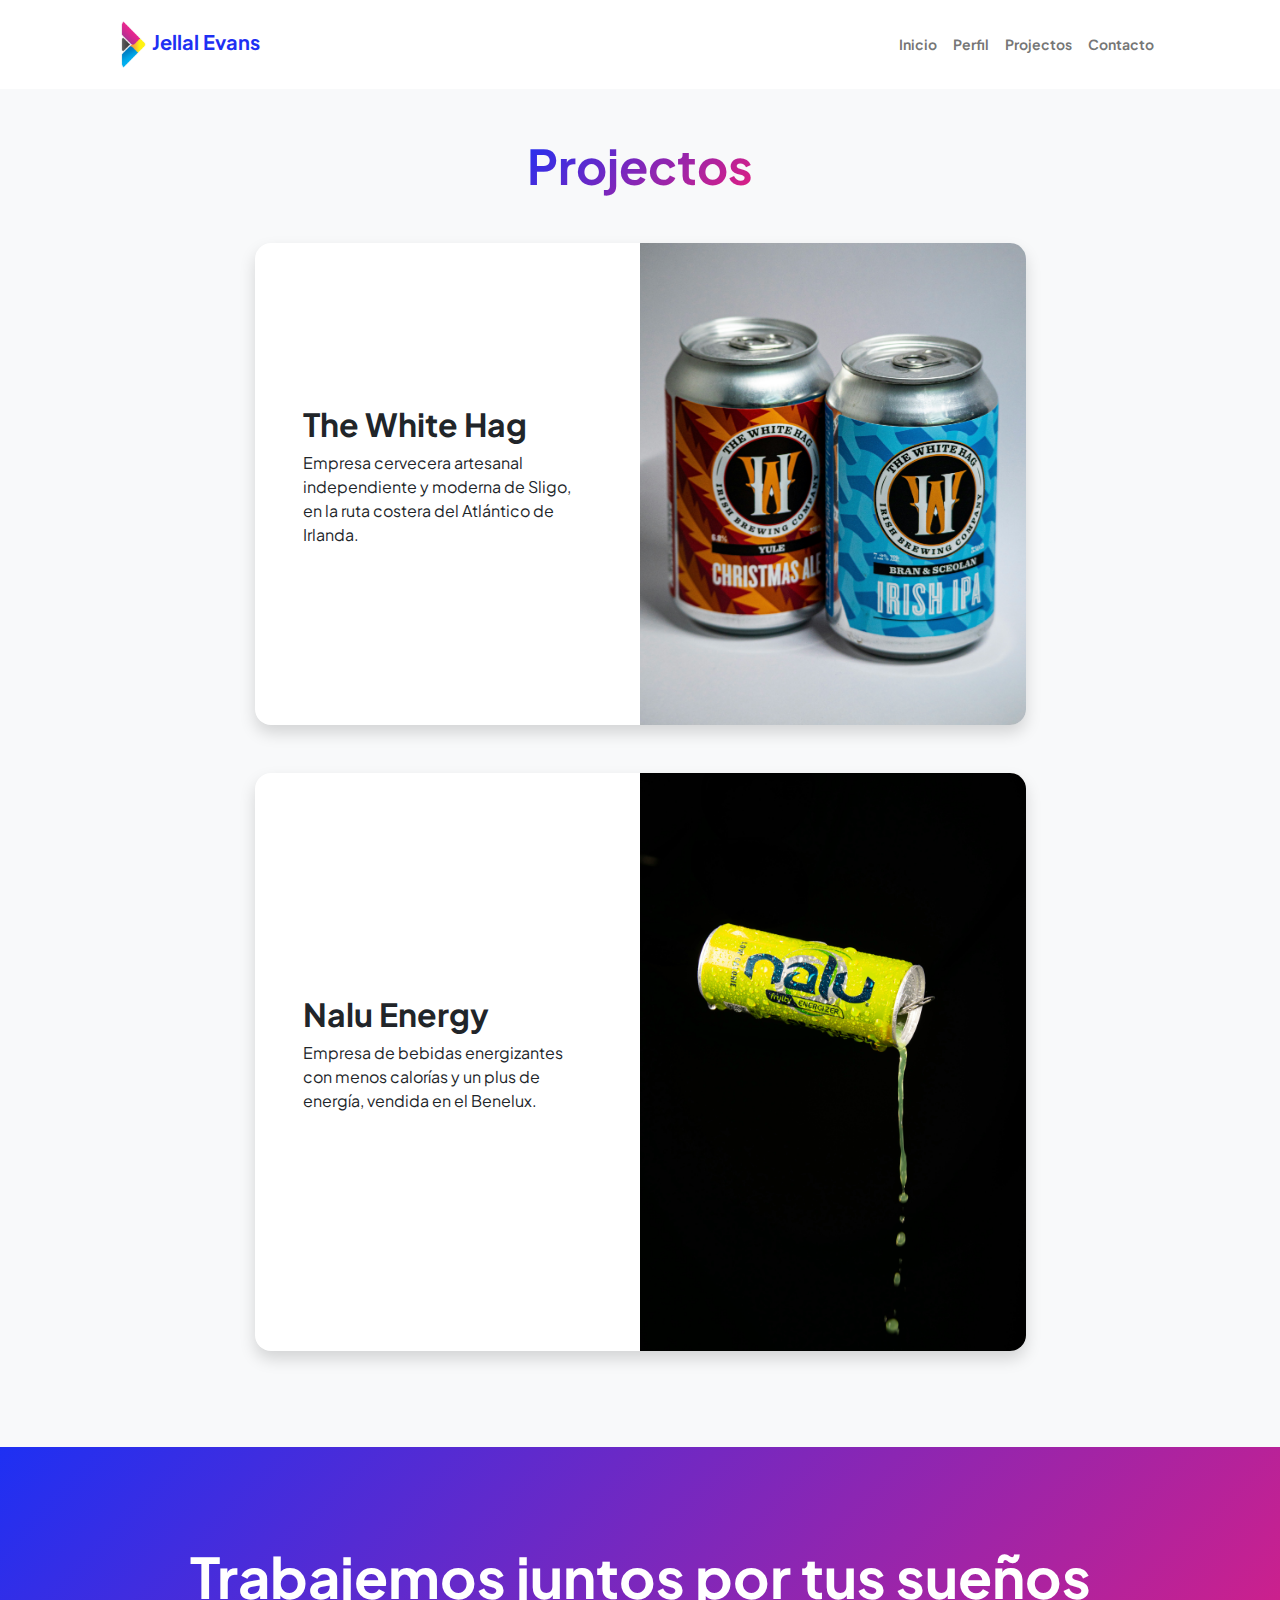
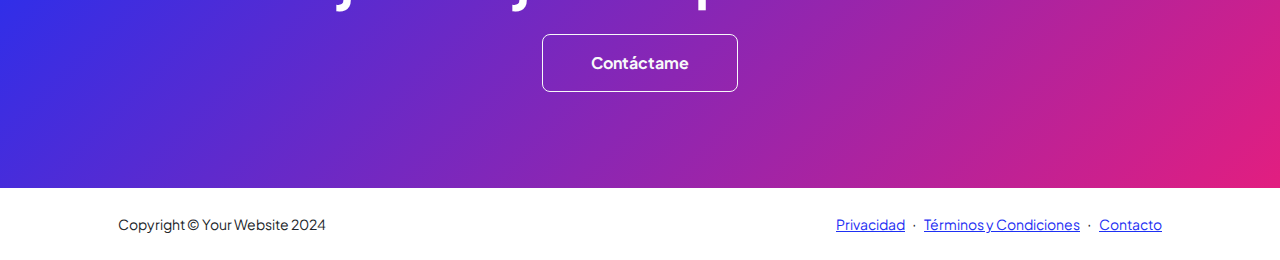
<file: projects.html>
<!DOCTYPE html>
<html lang="en">
    <head>
        <meta charset="utf-8" />
        <meta name="viewport" content="width=device-width, initial-scale=1, shrink-to-fit=no" />
        <meta name="description" content="" />
        <meta name="author" content="" />
        <title>Modern Business - Start Bootstrap Template</title>
        <!-- Favicon-->
        <link rel="icon" type="image/x-icon" href="assets/favicon.ico" />
        <!-- Custom Google font-->
        <link rel="preconnect" href="https://fonts.googleapis.com" />
        <link rel="preconnect" href="https://fonts.gstatic.com" crossorigin />
        <link href="https://fonts.googleapis.com/css2?family=Plus+Jakarta+Sans:wght@100;200;300;400;500;600;700;800;900&amp;display=swap" rel="stylesheet" />
        <!-- Bootstrap icons-->
        <link href="https://cdn.jsdelivr.net/npm/bootstrap-icons@1.8.1/font/bootstrap-icons.css" rel="stylesheet" />
        <!-- Core theme CSS (includes Bootstrap)-->
        <link href="css/styles.css" rel="stylesheet" />
    </head>
    <body class="d-flex flex-column h-100 bg-light">
        <main class="flex-shrink-0">
            <!-- Navigation-->
            <nav class="navbar navbar-expand-lg navbar-light bg-white py-3">
                <div class="container px-5">
                    <a class="navbar-brand" href="index.html"><span class="fw-bolder text-primary">
                    <img class="img-logo" src="assets/Logo.png" alt="..." />
                    Jellal Evans</span></a>
                    <button class="navbar-toggler" type="button" data-bs-toggle="collapse" data-bs-target="#navbarSupportedContent" aria-controls="navbarSupportedContent" aria-expanded="false" aria-label="Toggle navigation"><span class="navbar-toggler-icon"></span></button>
                    <div class="collapse navbar-collapse" id="navbarSupportedContent">
                        <ul class="navbar-nav ms-auto mb-2 mb-lg-0 small fw-bolder">
                            <li class="nav-item"><a class="nav-link" href="index.html">Inicio</a></li>
                            <li class="nav-item"><a class="nav-link" href="resume.html">Perfil</a></li>
                            <li class="nav-item"><a class="nav-link" href="projects.html">Projectos</a></li>
                            <li class="nav-item"><a class="nav-link" href="contact.html">Contacto</a></li>
                        </ul>
                    </div>
                </div>
            </nav>
            <!-- Projects Section-->
            <section class="py-5">
                <div class="container px-5 mb-5">
                    <div class="text-center mb-5">
                        <h1 class="display-5 fw-bolder mb-0"><span class="text-gradient d-inline">Projectos</span></h1>
                    </div>
                    <div class="row gx-5 justify-content-center">
                        <div class="col-lg-11 col-xl-9 col-xxl-8">
                            <!-- Project Card 1-->
                            <div class="card overflow-hidden shadow rounded-4 border-0 mb-5">
                                <div class="card-body p-0">
                                    <div class="d-flex align-items-center">
                                        <div class="p-5">
                                            <h2 class="fw-bolder">The White Hag</h2>
                                            <p>Empresa cervecera artesanal independiente y moderna de Sligo, en la ruta costera del Atlántico de Irlanda.
                                            
                                            </p>
                                        </div>
                                        <img class="img-fluid" src="assets/Irish Ipa.jpg" alt="..." />
                                    </div>
                                </div>
                            </div>
                            <!-- Project Card 2-->
                            <div class="card overflow-hidden shadow rounded-4 border-0">
                                <div class="card-body p-0">
                                    <div class="d-flex align-items-center">
                                        <div class="p-5">
                                            <h2 class="fw-bolder">Nalu Energy</h2>
                                            <p>Empresa de bebidas energizantes con menos calorías y un plus de energía, vendida en el Benelux.</p>
                                        </div>
                                        <img class="img-fluid" src="assets/Nalu.jpg" alt="..." />
                                    </div>
                                </div>
                            </div>
                        </div>
                    </div>
                </div>
            </section>
            <!-- Call to action section-->
            <section class="py-5 bg-gradient-primary-to-secondary text-white">
                <div class="container px-5 my-5">
                    <div class="text-center">
                        <h2 class="display-4 fw-bolder mb-4">Trabajemos juntos por tus sueños</h2>
                        <a class="btn btn-outline-light btn-lg px-5 py-3 fs-6 fw-bolder" href="contact.html">Contáctame</a>
                    </div>
                </div>
            </section>
        </main>
        <!-- Footer-->
        <footer class="bg-white py-4 mt-auto">
            <div class="container px-5">
                <div class="row align-items-center justify-content-between flex-column flex-sm-row">
                    <div class="col-auto"><div class="small m-0">Copyright &copy; Your Website 2024</div></div>
                    <div class="col-auto">
                        <a class="small" href="Privacy.html">Privacidad</a>
                        <span class="mx-1">&middot;</span>
                        <a class="small" href="Terms.html">Términos y Condiciones</a>
                        <span class="mx-1">&middot;</span>
                        <a class="small" href="contact.html">Contacto</a>
                    </div>
                </div>
            </div>
        </footer>
        <!-- Bootstrap core JS-->
        <script src="https://cdn.jsdelivr.net/npm/bootstrap@5.2.3/dist/js/bootstrap.bundle.min.js"></script>
        <!-- Core theme JS-->
        <script src="js/scripts.js"></script>
    </body>
</html>
</file>
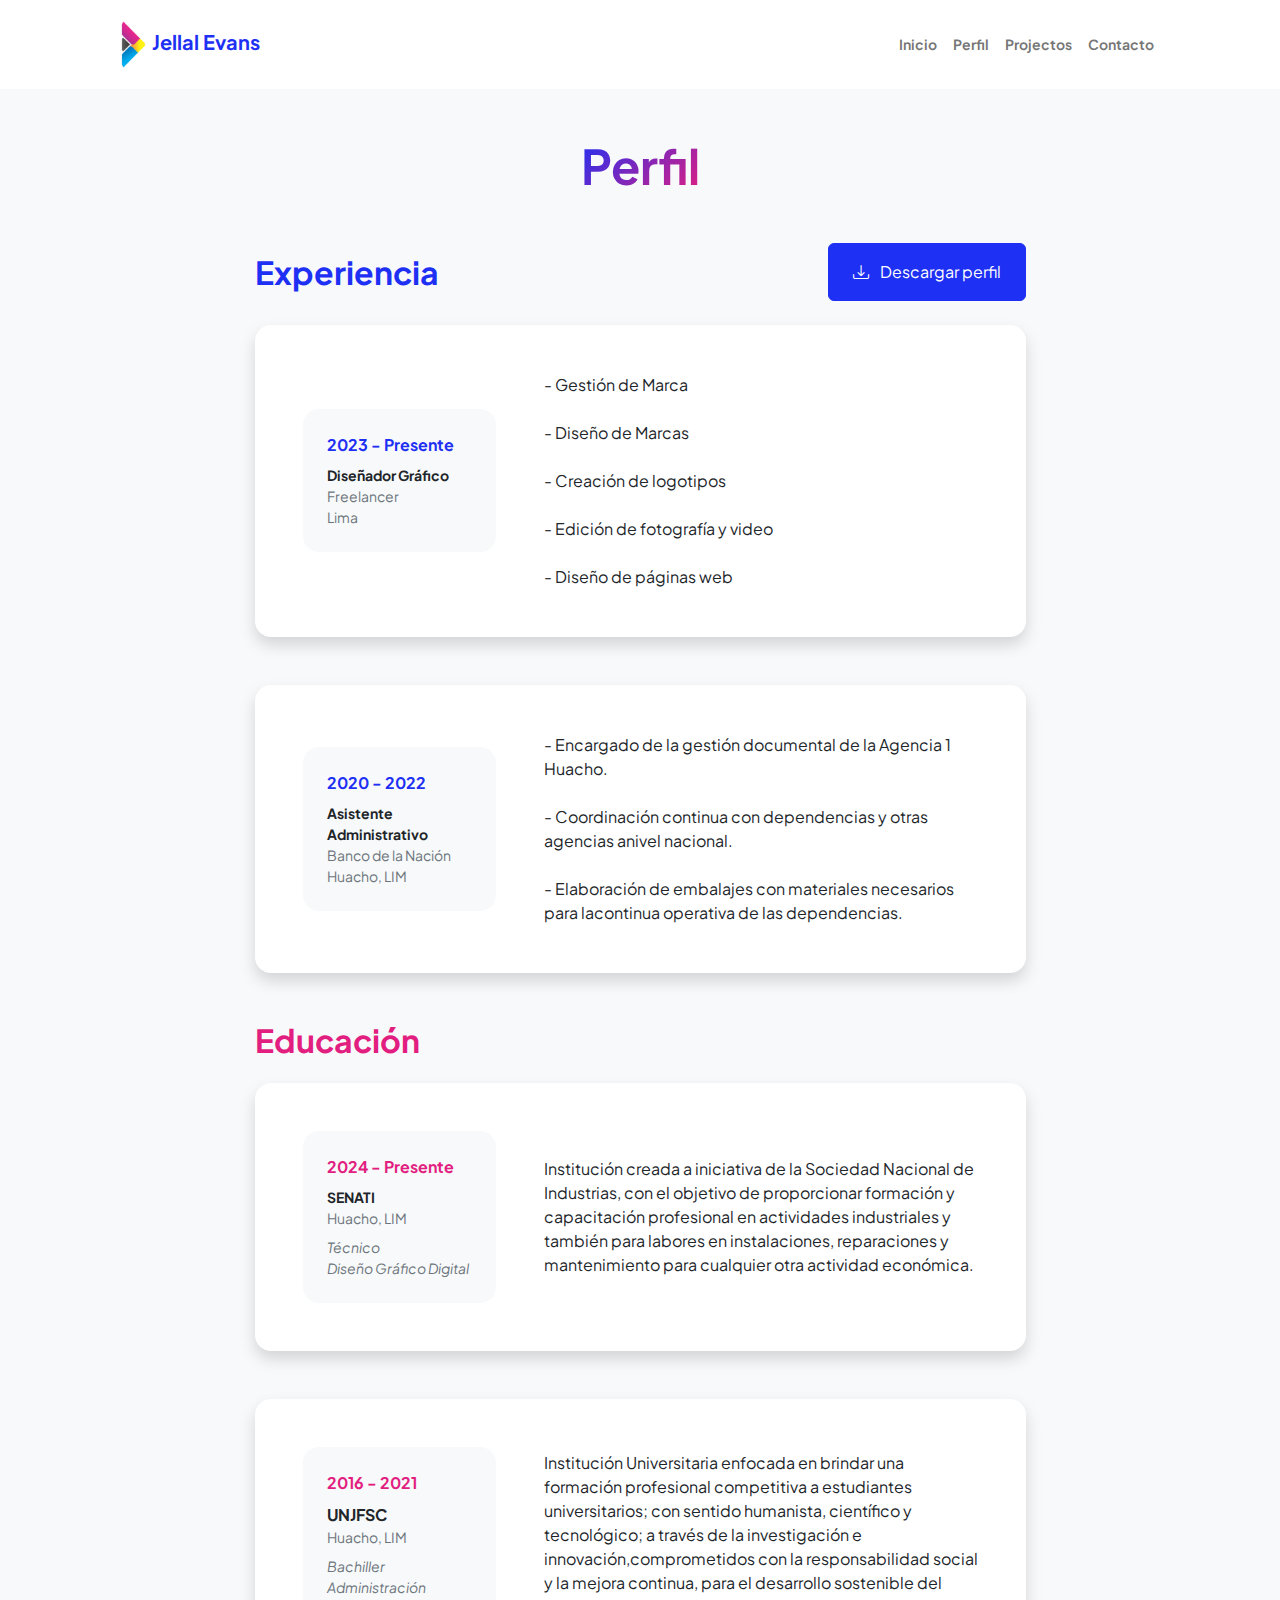
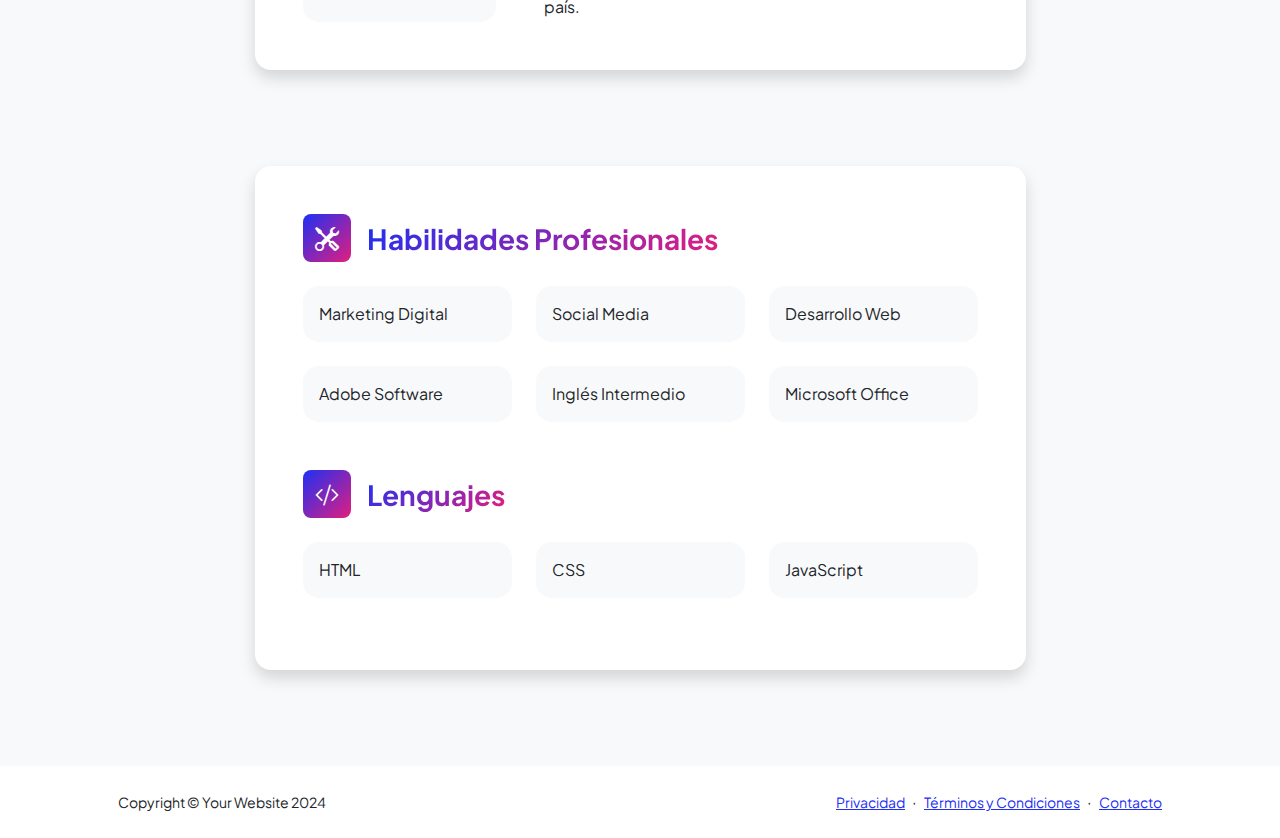
<file: resume.html>
<!DOCTYPE html>
<html lang="en">
    <head>
        <meta charset="utf-8" />
        <meta name="viewport" content="width=device-width, initial-scale=1, shrink-to-fit=no" />
        <meta name="description" content="" />
        <meta name="author" content="" />
        <title>Personal - Start Bootstrap Template</title>
        <!-- Favicon-->
        <link rel="icon" type="image/x-icon" href="assets/favicon.ico" />
        <!-- Custom Google font-->
        <link rel="preconnect" href="https://fonts.googleapis.com" />
        <link rel="preconnect" href="https://fonts.gstatic.com" crossorigin />
        <link href="https://fonts.googleapis.com/css2?family=Plus+Jakarta+Sans:wght@100;200;300;400;500;600;700;800;900&amp;display=swap" rel="stylesheet" />
        <!-- Bootstrap icons-->
        <link href="https://cdn.jsdelivr.net/npm/bootstrap-icons@1.8.1/font/bootstrap-icons.css" rel="stylesheet" />
        <!-- Core theme CSS (includes Bootstrap)-->
        <link href="css/styles.css" rel="stylesheet" />
    </head>
    <body class="d-flex flex-column h-100 bg-light">
        <main class="flex-shrink-0">
            <!-- Navigation-->
            <nav class="navbar navbar-expand-lg navbar-light bg-white py-3">
                <div class="container px-5">
                    <a class="navbar-brand" href="index.html"><span class="fw-bolder text-primary">
                    <img class="img-logo" src="assets/Logo.png" alt="..." />
                    Jellal Evans</span></a>
                    <button class="navbar-toggler" type="button" data-bs-toggle="collapse" data-bs-target="#navbarSupportedContent" aria-controls="navbarSupportedContent" aria-expanded="false" aria-label="Toggle navigation"><span class="navbar-toggler-icon"></span></button>
                    <div class="collapse navbar-collapse" id="navbarSupportedContent">
                        <ul class="navbar-nav ms-auto mb-2 mb-lg-0 small fw-bolder">
                            <li class="nav-item"><a class="nav-link" href="index.html">Inicio</a></li>
                            <li class="nav-item"><a class="nav-link" href="resume.html">Perfil</a></li>
                            <li class="nav-item"><a class="nav-link" href="projects.html">Projectos</a></li>
                            <li class="nav-item"><a class="nav-link" href="contact.html">Contacto</a></li>
                        </ul>
                    </div>
                </div>
            </nav>
            <!-- Page Content-->
            <div class="container px-5 my-5">
                <div class="text-center mb-5">
                    <h1 class="display-5 fw-bolder mb-0"><span class="text-gradient d-inline">Perfil</span></h1>
                </div>
                <div class="row gx-5 justify-content-center">
                    <div class="col-lg-11 col-xl-9 col-xxl-8">
                        <!-- Experience Section-->
                        <section>
                            <div class="d-flex align-items-center justify-content-between mb-4">
                                <h2 class="text-primary fw-bolder mb-0">Experiencia</h2>
                                <!-- Download resume button-->
                                <!-- Note: Set the link href target to a PDF file within your project-->
                                <a class="btn btn-primary px-4 py-3" href="assets/Perfil-JellalEvans.pdf" download="Perfil-JellalEvans">
                                    <div class="d-inline-block bi bi-download me-2"></div>
                                    Descargar perfil
                                </a>
                            </div>
                            <!-- Experience Card 1-->
                            <div class="card shadow border-0 rounded-4 mb-5">
                                <div class="card-body p-5">
                                    <div class="row align-items-center gx-5">
                                        <div class="col text-center text-lg-start mb-4 mb-lg-0">
                                            <div class="bg-light p-4 rounded-4">
                                                <div class="text-primary fw-bolder mb-2">2023 - Presente</div>
                                                <div class="small fw-bolder">Diseñador Gráfico</div>
                                                <div class="small text-muted">Freelancer</div>
                                                <div class="small text-muted">Lima</div>
                                            </div>
                                        </div>
                                        <div class="col-lg-8"><div>
                                            - Gestión de Marca
                                            <br></br>
                                            - Diseño de Marcas
                                            <br></br>
                                            - Creación de logotipos
                                            <br></br>
                                            - Edición de fotografía y video
                                            <br></br>
                                            - Diseño de páginas web
                                        </div></div>
                                    </div>
                                </div>
                            </div>
                            <!-- Experience Card 2-->
                            <div class="card shadow border-0 rounded-4 mb-5">
                                <div class="card-body p-5">
                                    <div class="row align-items-center gx-5">
                                        <div class="col text-center text-lg-start mb-4 mb-lg-0">
                                            <div class="bg-light p-4 rounded-4">
                                                <div class="text-primary fw-bolder mb-2">2020 - 2022</div>
                                                <div class="small fw-bolder">Asistente Administrativo</div>
                                                <div class="small text-muted">Banco de la Nación</div>
                                                <div class="small text-muted">Huacho, LIM</div>
                                            </div>
                                        </div>
                                        <div class="col-lg-8"><div>
                                        - Encargado de la gestión documental de la Agencia 1 Huacho.
                                        </br></br>
                                        - Coordinación continua con dependencias y otras agencias anivel nacional.
                                        </br></br>
                                        - Elaboración de embalajes con materiales necesarios para lacontinua operativa de las dependencias.</div></div>
                                    </div>
                                </div>
                            </div>
                        </section>
                        <!-- Education Section-->
                        <section>
                            <h2 class="text-secondary fw-bolder mb-4">Educación</h2>
                            <!-- Education Card 1-->
                            <div class="card shadow border-0 rounded-4 mb-5">
                                <div class="card-body p-5">
                                    <div class="row align-items-center gx-5">
                                        <div class="col text-center text-lg-start mb-4 mb-lg-0">
                                            <div class="bg-light p-4 rounded-4">
                                                <div class="text-secondary fw-bolder mb-2">2024 - Presente</div>
                                                <div class="mb-2">
                                                    <div class="small fw-bolder">SENATI</div>
                                                    <div class="small text-muted">Huacho, LIM</div>
                                                </div>
                                                <div class="fst-italic">
                                                    <div class="small text-muted">Técnico</div>
                                                    <div class="small text-muted">Diseño Gráfico Digital</div>
                                                </div>
                                            </div>
                                        </div>
                                        <div class="col-lg-8"><div>Institución creada a iniciativa de la Sociedad Nacional de Industrias, con el objetivo de proporcionar formación y capacitación profesional en actividades industriales y también para labores en instalaciones, reparaciones y mantenimiento para cualquier otra actividad económica.</div></div>
                                    </div>
                                </div>
                            </div>
                            <!-- Education Card 2-->
                            <div class="card shadow border-0 rounded-4 mb-5">
                                <div class="card-body p-5">
                                    <div class="row align-items-center gx-5">
                                        <div class="col text-center text-lg-start mb-4 mb-lg-0">
                                            <div class="bg-light p-4 rounded-4">
                                                <div class="text-secondary fw-bolder mb-2">2016 - 2021</div>
                                                <div class="mb-2">
                                                    <div class="smallS fw-bolder">UNJFSC</div>
                                                    <div class="small text-muted">Huacho, LIM</div>
                                                </div>
                                                <div class="fst-italic">
                                                    <div class="small text-muted">Bachiller</div>
                                                    <div class="small text-muted">Administración</div>
                                                </div>
                                            </div>
                                        </div>
                                        <div class="col-lg-8"><div>
                                            Institución
                                            Universitaria enfocada en brindar una formación profesional
                                            competitiva a  estudiantes
                                            universitarios; con sentido humanista, científico y tecnológico; a través de la investigación e innovación,comprometidos con la responsabilidad social y la mejora continua, para el desarrollo sostenible del país.
                                        </div></div>
                                    </div>
                                </div>
                            </div>
                        </section>
                        <!-- Divider-->
                        <div class="pb-5"></div>
                        <!-- Skills Section-->
                        <section>
                            <!-- Skillset Card-->
                            <div class="card shadow border-0 rounded-4 mb-5">
                                <div class="card-body p-5">
                                    <!-- Professional skills list-->
                                    <div class="mb-5">
                                        <div class="d-flex align-items-center mb-4">
                                            <div class="feature bg-primary bg-gradient-primary-to-secondary text-white rounded-3 me-3"><i class="bi bi-tools"></i></div>
                                            <h3 class="fw-bolder mb-0"><span class="text-gradient d-inline">Habilidades Profesionales</span></h3>
                                        </div>
                                        <div class="row row-cols-1 row-cols-md-3 mb-4">
                                            <div class="col mb-4 mb-md-0"><div class="d-flex align-items-center bg-light rounded-4 p-3 h-100">Marketing Digital</div></div>
                                            <div class="col mb-4 mb-md-0"><div class="d-flex align-items-center bg-light rounded-4 p-3 h-100">Social Media</div></div>
                                            <div class="col"><div class="d-flex align-items-center bg-light rounded-4 p-3 h-100">Desarrollo Web</div></div>
                                        </div>
                                        <div class="row row-cols-1 row-cols-md-3">
                                            <div class="col mb-4 mb-md-0"><div class="d-flex align-items-center bg-light rounded-4 p-3 h-100">Adobe Software</div></div>
                                            <div class="col mb-4 mb-md-0"><div class="d-flex align-items-center bg-light rounded-4 p-3 h-100">Inglés Intermedio</div></div>
                                            <div class="col"><div class="d-flex align-items-center bg-light rounded-4 p-3 h-100">Microsoft Office</div></div>
                                        </div>
                                    </div>
                                    <!-- Languages list-->
                                    <div class="mb-0">
                                        <div class="d-flex align-items-center mb-4">
                                            <div class="feature bg-primary bg-gradient-primary-to-secondary text-white rounded-3 me-3"><i class="bi bi-code-slash"></i></div>
                                            <h3 class="fw-bolder mb-0"><span class="text-gradient d-inline">Lenguajes</span></h3>
                                        </div>
                                        <div class="row row-cols-1 row-cols-md-3 mb-4">
                                            <div class="col mb-4 mb-md-0"><div class="d-flex align-items-center bg-light rounded-4 p-3 h-100">HTML</div></div>
                                            <div class="col mb-4 mb-md-0"><div class="d-flex align-items-center bg-light rounded-4 p-3 h-100">CSS</div></div>
                                            <div class="col"><div class="d-flex align-items-center bg-light rounded-4 p-3 h-100">JavaScript</div></div>
                                        </div>
                                    </div>
                                </div>
                            </div>
                        </section>
                    </div>
                </div>
            </div>
        </main>
        <!-- Footer-->
        <footer class="bg-white py-4 mt-auto">
            <div class="container px-5">
                <div class="row align-items-center justify-content-between flex-column flex-sm-row">
                    <div class="col-auto"><div class="small m-0">Copyright &copy; Your Website 2024</div></div>
                    <div class="col-auto">
                        <a class="small" href="Privacy.html">Privacidad</a>
                        <span class="mx-1">&middot;</span>
                        <a class="small" href="Terms.html">Términos y Condiciones</a>
                        <span class="mx-1">&middot;</span>
                        <a class="small" href="contact.html">Contacto</a>
                    </div>
                </div>
            </div>
        </footer>
        <!-- Bootstrap core JS-->
        <script src="https://cdn.jsdelivr.net/npm/bootstrap@5.2.3/dist/js/bootstrap.bundle.min.js"></script>
        <!-- Core theme JS-->
        <script src="js/scripts.js"></script>
    </body>
</html>
</file>
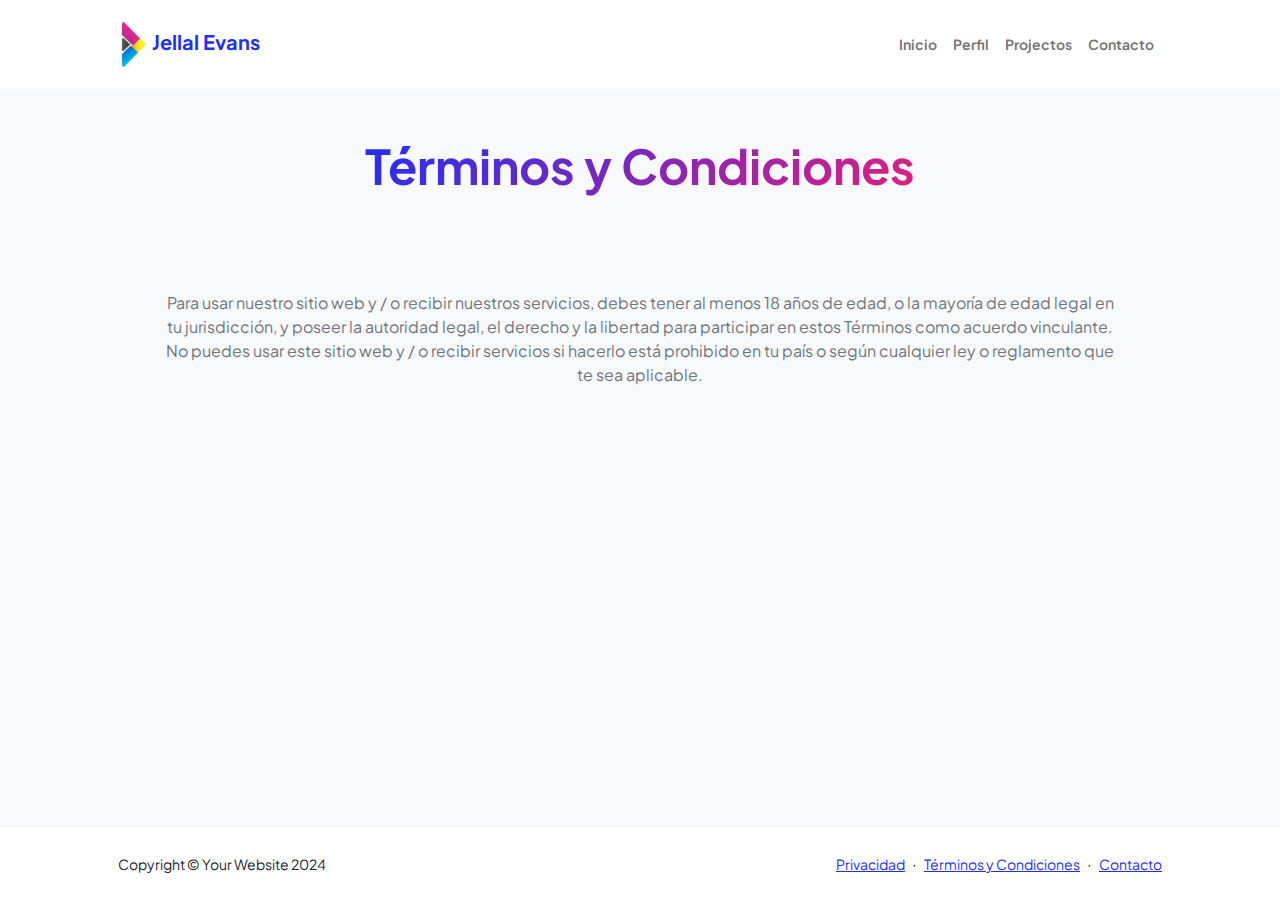
<file: Terms.html>
<!DOCTYPE html>
<html lang="en">
    <head>
        <meta charset="utf-8" />
        <meta name="viewport" content="width=device-width, initial-scale=1, shrink-to-fit=no" />
        <meta name="description" content="" />
        <meta name="author" content="" />
        <title>Personal - Start Bootstrap Template</title>
        <!-- Favicon-->
        <link rel="icon" type="image/x-icon" href="assets/favicon.ico" />
        <!-- Custom Google font-->
        <link rel="preconnect" href="https://fonts.googleapis.com" />
        <link rel="preconnect" href="https://fonts.gstatic.com" crossorigin />
        <link href="https://fonts.googleapis.com/css2?family=Plus+Jakarta+Sans:wght@100;200;300;400;500;600;700;800;900&amp;display=swap" rel="stylesheet" />
        <!-- Bootstrap icons-->
        <link href="https://cdn.jsdelivr.net/npm/bootstrap-icons@1.8.1/font/bootstrap-icons.css" rel="stylesheet" />
        <!-- Core theme CSS (includes Bootstrap)-->
        <link href="css/styles.css" rel="stylesheet" />
    </head>
    <body class="d-flex flex-column h-100 bg-light">
        <main class="flex-shrink-0">
            <!-- Navigation-->
            <nav class="navbar navbar-expand-lg navbar-light bg-white py-3">
                <div class="container px-5">
                    <a class="navbar-brand" href="index.html"><span class="fw-bolder text-primary">
                    <img class="img-logo" src="assets/Logo.png" alt="..." />
                    Jellal Evans</span></a>
                    <button class="navbar-toggler" type="button" data-bs-toggle="collapse" data-bs-target="#navbarSupportedContent" aria-controls="navbarSupportedContent" aria-expanded="false" aria-label="Toggle navigation"><span class="navbar-toggler-icon"></span></button>
                    <div class="collapse navbar-collapse" id="navbarSupportedContent">
                        <ul class="navbar-nav ms-auto mb-2 mb-lg-0 small fw-bolder">
                            <li class="nav-item"><a class="nav-link" href="index.html">Inicio</a></li>
                            <li class="nav-item"><a class="nav-link" href="resume.html">Perfil</a></li>
                            <li class="nav-item"><a class="nav-link" href="projects.html">Projectos</a></li>
                            <li class="nav-item"><a class="nav-link" href="contact.html">Contacto</a></li>
                        </ul>
                    </div>
                </div>
            </nav>
            <!-- Page Content-->
            <div class="container px-5 my-5">
                <div class="text-center mb-5">
                    <h1 class="display-5 fw-bolder mb-0"><span class="text-gradient d-inline">Términos y Condiciones</span></h1>
            </div>
            <!-- About Section-->
            <div class="container px-5">
                <div class="row gx-5 justify-content-center">
                    <div class="col-xxl-8">
                        <div class="text-center my-5">
                            <p class="text-muted">
                                    Para usar nuestro sitio web y / o recibir nuestros servicios, debes tener al menos 18 años de edad, o la mayoría de edad legal en tu jurisdicción, y poseer la autoridad legal, el derecho y la libertad para participar en estos Términos como acuerdo vinculante. No puedes usar este sitio web y / o recibir servicios si hacerlo está prohibido en tu país o según cualquier ley o reglamento que te sea aplicable.
                            </p>
                        </div>
                    </div>    
                </div>    
            </div>
        </main>
        <!-- Footer-->
        <footer class="bg-white py-4 mt-auto">
            <div class="container px-5">
                <div class="row align-items-center justify-content-between flex-column flex-sm-row">
                    <div class="col-auto"><div class="small m-0">Copyright &copy; Your Website 2024</div></div>
                    <div class="col-auto">
                        <a class="small" href="Privacy.html">Privacidad</a>
                        <span class="mx-1">&middot;</span>
                        <a class="small" href="Terms.html">Términos y Condiciones</a>
                        <span class="mx-1">&middot;</span>
                        <a class="small" href="contact.html">Contacto</a>
                    </div>
                </div>
            </div>
        </footer>
        <!-- Bootstrap core JS-->
        <script src="https://cdn.jsdelivr.net/npm/bootstrap@5.2.3/dist/js/bootstrap.bundle.min.js"></script>
        <!-- Core theme JS-->
        <script src="js/scripts.js"></script>
    </body>
</html>
</file>
